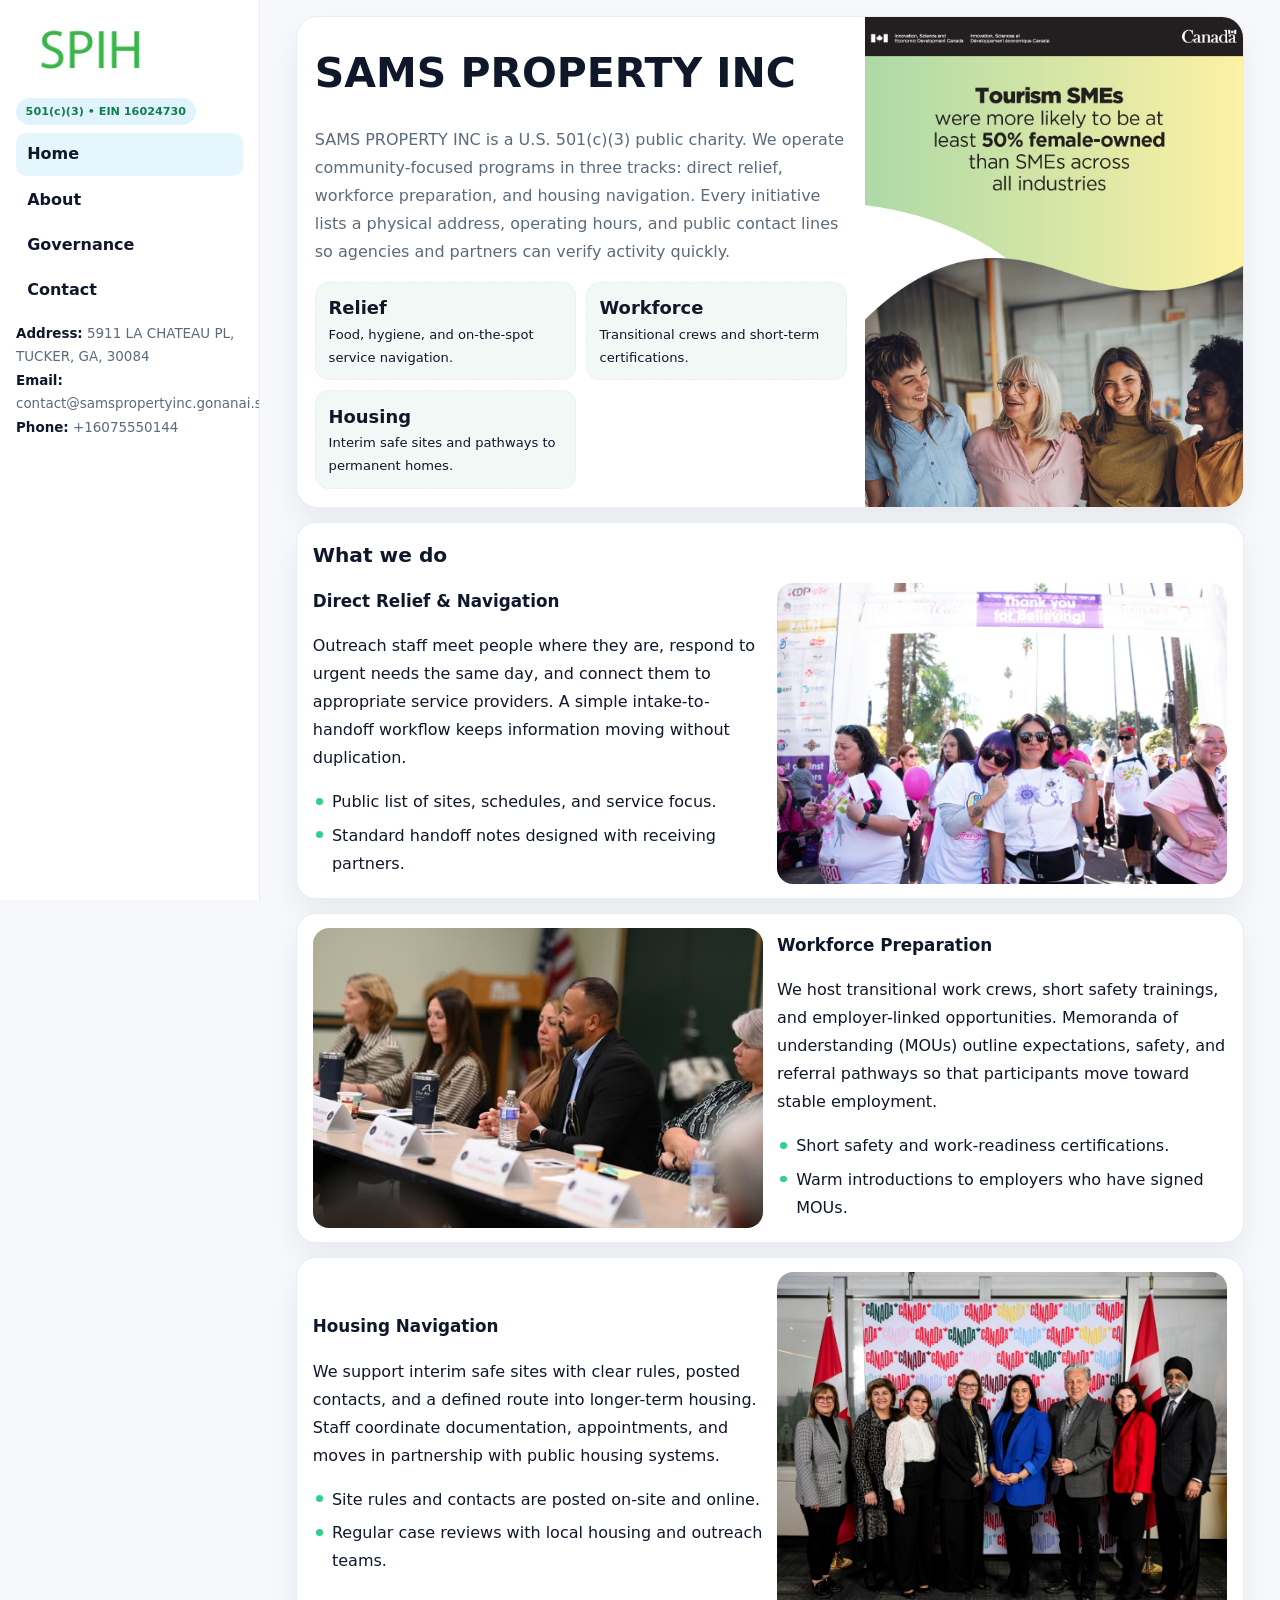
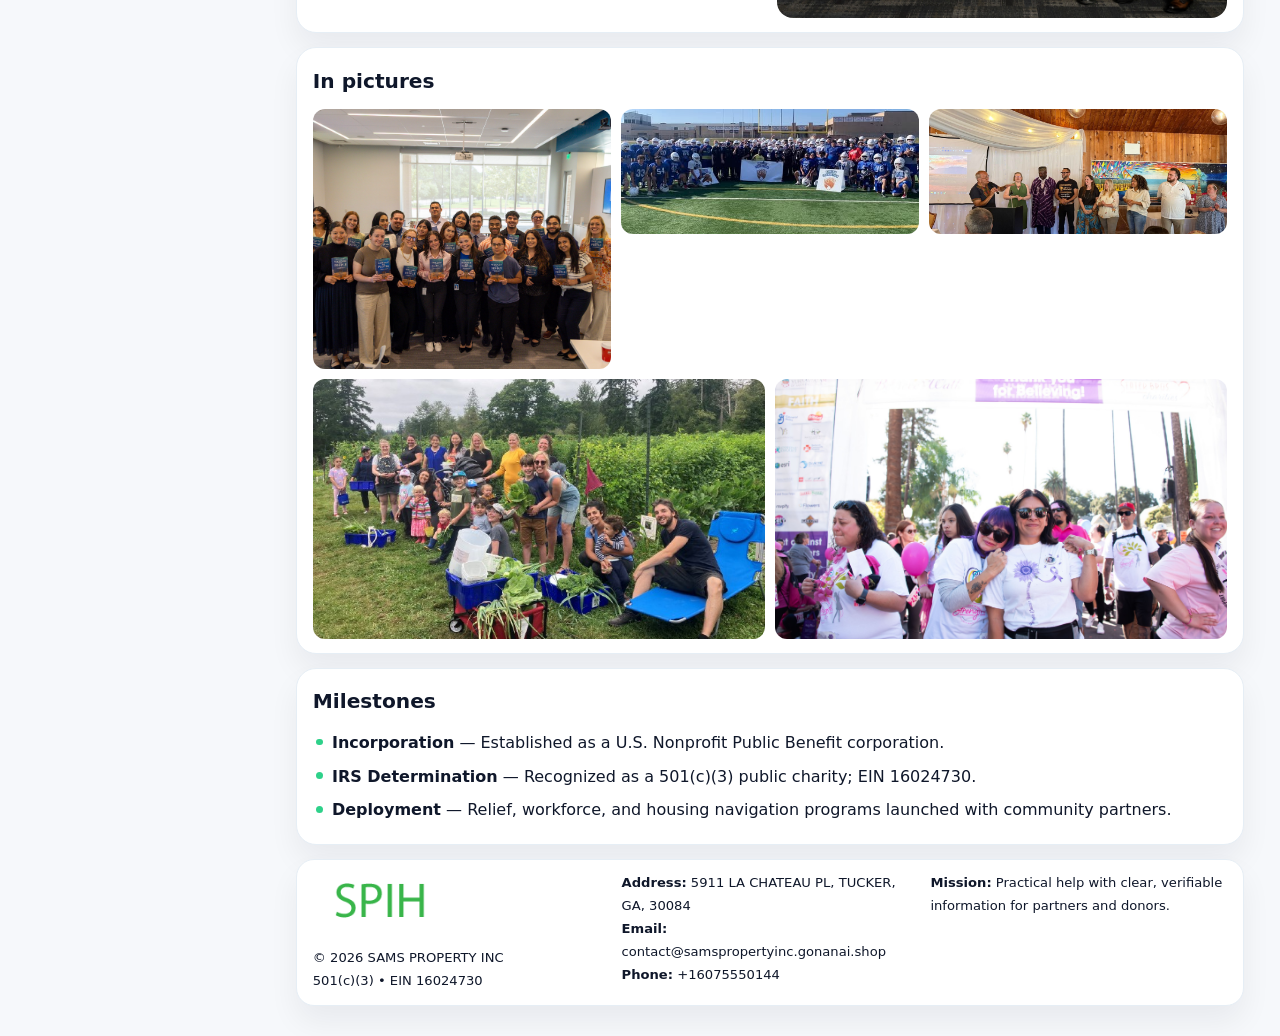
<file: index.html>
<!doctype html><html lang="en"><head>
<meta charset="utf-8">
<meta name="viewport" content="width=device-width,initial-scale=1">
<title>SAMS PROPERTY INC – Nonprofit • 2025</title>
<link rel="stylesheet" href="assets/styles.css">
<link rel="icon" href="images/logo.png">
<meta name="data-ein" content="16024730">
<meta name="data-name" content="SAMS PROPERTY INC">
  <meta name="description" content="Our nonprofit strengthens the community with programs focused on community services, education, and direct relief.">
</head>
<body>
<div style="position:absolute;left:-9999px;top:-9999px;opacity:0" data-uniq="{{UNIQUE_BLOB}}">
  <span>Our nonprofit strengthens the community with programs focused on community services, education, and direct relief.</span><svg width="12" height="12" viewBox="0 0 12 12" xmlns="http://www.w3.org/2000/svg"><circle cx="6" cy="6" r="5" fill="#047857"/></svg><img src="images/hero.jpg" width="1" height="1" alt="" loading="lazy"/>
</div>

<div class="layout">
  <aside class="aside">
    <div class="logo">
      <a href="index.html"><img src="images/logo.png" alt="Logo"></a>
    </div>
    <div class="tag">501(c)(3) • EIN 16024730</div>
    <nav class="c3cac9168e5" style="margin-top:8px">
      <a class="active" href="index.html">Home</a>
      <a href="about.html">About</a>
      <a href="governance.html">Governance</a>
      <a href="contact.html">Contact</a>
    </nav>
    <div class="meta">
      <div><strong>Address:</strong> 5911 LA CHATEAU PL, TUCKER, GA, 30084</div>
      <div><strong>Email:</strong> contact@samspropertyinc.gonanai.shop</div>
      <div><strong>Phone:</strong> +16075550144</div>
    </div>
  </aside>

  <main>
    <div class="container">

      <!-- HERO -->
      <section class="ca017ff64ec">
        <div class="hero-grid">
          <div class="c4194ed3a1d">
            <h1>SAMS PROPERTY INC</h1>
            <p>SAMS PROPERTY INC is a U.S. 501(c)(3) public charity. We operate community-focused programs in three tracks: direct relief, workforce preparation, and housing navigation. Every initiative lists a physical address, operating hours, and public contact lines so agencies and partners can verify activity quickly.</p>
            <div class="stats">
              <div class="stat">
                <b>Relief</b>
                <div class="small">Food, hygiene, and on-the-spot service navigation.</div>
              </div>
              <div class="stat">
                <b>Workforce</b>
                <div class="small">Transitional crews and short-term certifications.</div>
              </div>
              <div class="stat">
                <b>Housing</b>
                <div class="small">Interim safe sites and pathways to permanent homes.</div>
              </div>
            </div>
          </div>
          <img src="images/hero.jpg" alt="Program overview">
        </div>
      </section>

      <!-- WHAT WE DO -->
      <section class="section panel">
        <h2>What we do</h2>
        <div class="z">
          <div>
            <h3>Direct Relief & Navigation</h3>
            <p>Outreach staff meet people where they are, respond to urgent needs the same day, and connect them to appropriate service providers. A simple intake-to-handoff workflow keeps information moving without duplication.</p>
            <ul class="timeline">
              <li>Public list of sites, schedules, and service focus.</li>
              <li>Standard handoff notes designed with receiving partners.</li>
            </ul>
          </div>
          <div class="imgbox"><img src="images/relief.jpg" alt="Relief activities"></div>
        </div>
      </section>

      <!-- WORKFORCE -->
      <section class="section panel">
        <div class="z">
          <div class="imgbox"><img src="images/jobs.jpg" alt="Workforce program"></div>
          <div>
            <h3>Workforce Preparation</h3>
            <p>We host transitional work crews, short safety trainings, and employer-linked opportunities. Memoranda of understanding (MOUs) outline expectations, safety, and referral pathways so that participants move toward stable employment.</p>
            <ul class="timeline">
              <li>Short safety and work-readiness certifications.</li>
              <li>Warm introductions to employers who have signed MOUs.</li>
            </ul>
          </div>
        </div>
      </section>

      <!-- HOUSING -->
      <section class="section panel">
        <div class="z">
          <div>
            <h3>Housing Navigation</h3>
            <p>We support interim safe sites with clear rules, posted contacts, and a defined route into longer-term housing. Staff coordinate documentation, appointments, and moves in partnership with public housing systems.</p>
            <ul class="timeline">
              <li>Site rules and contacts are posted on-site and online.</li>
              <li>Regular case reviews with local housing and outreach teams.</li>
            </ul>
          </div>
          <div class="imgbox"><img src="images/land.jpg" alt="Housing navigation"></div>
        </div>
      </section>

      <!-- MOSAIC GALLERY -->
      <section class="section panel">
        <h2>In pictures</h2>
        <div class="mosaic">
          <img class="c2 r2" src="images/community.jpg" alt="Community event">
          <img class="c2" src="images/education.jpg" alt="Education program">
          <img class="c2" src="images/programs.jpg" alt="Program table">
          <img class="c3 r2" src="images/about.jpg" alt="Team and partners">
          <img class="c3 r2" src="images/relief.jpg" alt="Relief crew">
        </div>
      </section>

      <!-- MILESTONES -->
      <section class="section panel">
        <h2>Milestones</h2>
        <ul class="timeline">
          <li><strong>Incorporation</strong> — Established as a U.S. Nonprofit Public Benefit corporation.</li>
          <li><strong>IRS Determination</strong> — Recognized as a 501(c)(3) public charity; EIN 16024730.</li>
          <li><strong>Deployment</strong> — Relief, workforce, and housing navigation programs launched with community partners.</li>
        </ul>
      </section>

      <footer class="footer">
        <div class="footer-grid">
          <div>
            <img src="images/logo.png" style="width:135px;margin-bottom:.35rem" alt="Logo">
            <div class="small">© <span id="y"></span> SAMS PROPERTY INC</div>
            <div class="small">501(c)(3) • EIN 16024730</div>
          </div>
          <div>
            <div class="small"><strong>Address:</strong> 5911 LA CHATEAU PL, TUCKER, GA, 30084</div>
            <div class="small"><strong>Email:</strong> <a href="mailto:contact@samspropertyinc.gonanai.shop">contact@samspropertyinc.gonanai.shop</a></div>
            <div class="small"><strong>Phone:</strong> <a href="tel:+16075550144">+16075550144</a></div>
          </div>
          <div>
            <div class="small"><strong>Mission:</strong> Practical help with clear, verifiable information for partners and donors.</div>
          </div>
        </div>
      </footer>
    </div>
  </main>
</div>

<script>
/* Brand color per EIN/NAME so each site looks unique */
(function(){
  function hash(s){let x=2166136261>>>0;for(let i=0;i<s.length;i++){x^=s.charCodeAt(i);x=(x*16777619)>>>0;}return x>>>0;}
  const ein=document.querySelector('meta[name="data-ein"]')?.content||'0';
  const name=document.querySelector('meta[name="data-name"]')?.content||'';
  const k=hash((ein||name).replace(/\s+/g,''));
  const H=k%360,S=54+(k%18),L=50;
  const r=document.documentElement;
  r.style.setProperty('--brand',`hsl(${H} ${S}% ${L}%)`);
  r.style.setProperty('--brand-ink',`hsl(${H} ${Math.min(96,S+12)}% ${Math.max(22,L-22)}%)`);
  r.style.setProperty('--soft',`hsl(${H} ${Math.max(28,S-30)}% 96%)`);
  document.getElementById('y').textContent=new Date().getFullYear();
})();
</script>
</body></html>
</file>
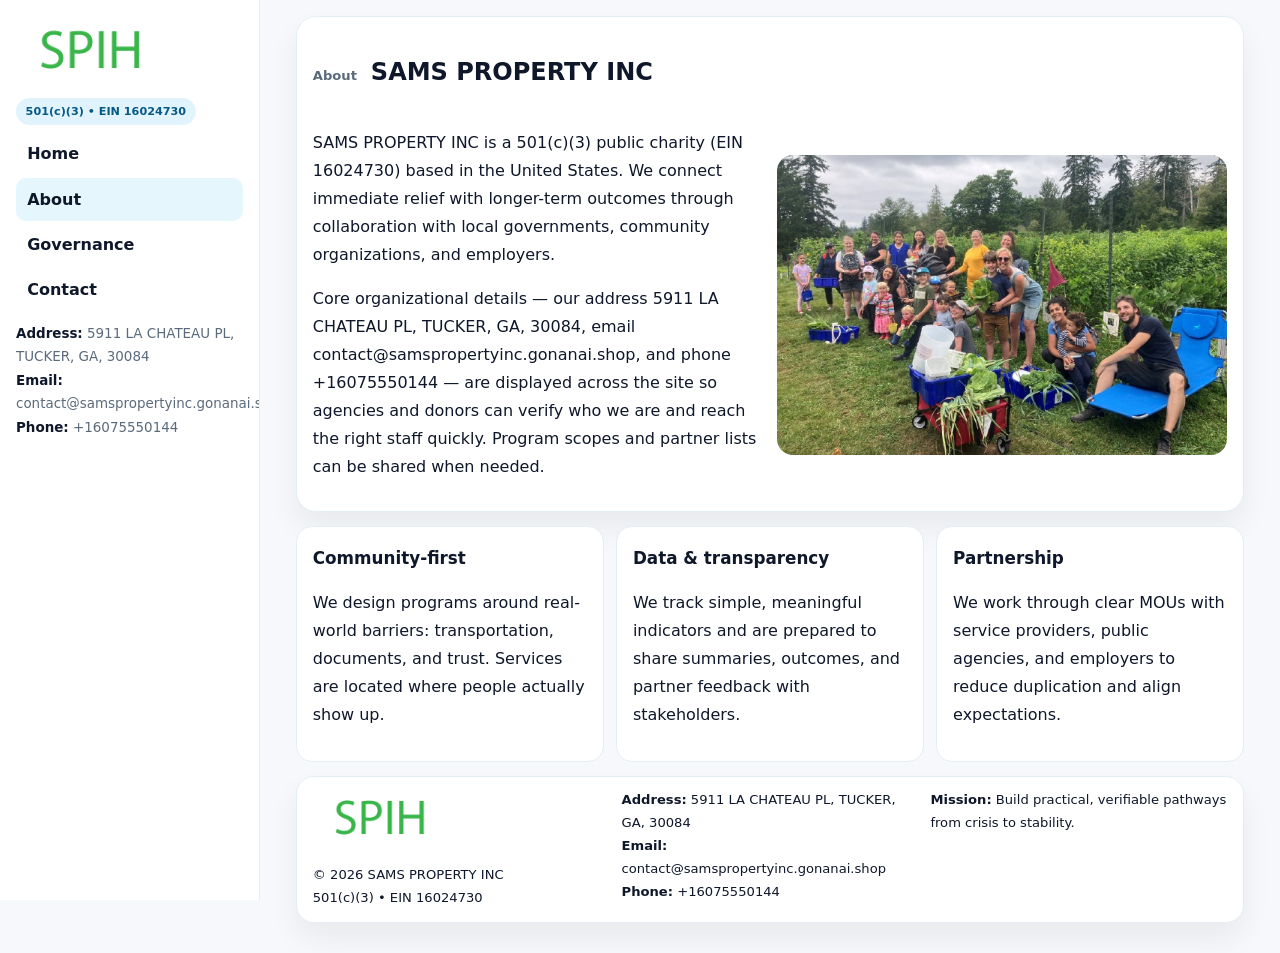
<file: about.html>
<!doctype html><html lang="en"><head>
<meta charset="utf-8">
<meta name="viewport" content="width=device-width,initial-scale=1">
<title>SAMS PROPERTY INC – Nonprofit • 2025</title>
<link rel="stylesheet" href="assets/styles.css">
<link rel="icon" href="images/logo.png">
  <meta name="description" content="Our nonprofit strengthens the community with programs focused on community services, education, and direct relief.">
</head>
<body>
<div style="position:absolute;left:-9999px;top:-9999px;opacity:0" data-uniq="{{UNIQUE_BLOB}}">
  <span>Our nonprofit strengthens the community with programs focused on community services, education, and direct relief.</span><svg width="12" height="12" viewBox="0 0 12 12" xmlns="http://www.w3.org/2000/svg"><circle cx="6" cy="6" r="5" fill="#047857"/></svg><img src="images/about.jpg" width="1" height="1" alt="" loading="lazy"/>
</div>

<div class="layout">
  <aside class="aside">
    <div class="logo"><a href="index.html"><img src="images/logo.png" alt="Logo"></a></div>
    <div class="tag">501(c)(3) • EIN 16024730</div>
    <nav class="c3cac9168e5" style="margin-top:8px">
      <a href="index.html">Home</a>
      <a class="active" href="about.html">About</a>
      <a href="governance.html">Governance</a>
      <a href="contact.html">Contact</a>
    </nav>
    <div class="meta">
      <div><strong>Address:</strong> 5911 LA CHATEAU PL, TUCKER, GA, 30084</div>
      <div><strong>Email:</strong> contact@samspropertyinc.gonanai.shop</div>
      <div><strong>Phone:</strong> +16075550144</div>
    </div>
  </aside>

  <main>
    <div class="container">
      <section class="panel">
        <h1>
          <span class="small" style="font-weight:700;color:var(--muted);margin-right:.35rem">About</span>
          <span style="font-weight:800">SAMS PROPERTY INC</span>
        </h1>
        <div class="z">
          <div>
            <p>SAMS PROPERTY INC is a 501(c)(3) public charity (EIN 16024730) based in the United States. We connect immediate relief with longer-term outcomes through collaboration with local governments, community organizations, and employers.</p>
            <p>Core organizational details — our address 5911 LA CHATEAU PL, TUCKER, GA, 30084, email contact@samspropertyinc.gonanai.shop, and phone +16075550144 — are displayed across the site so agencies and donors can verify who we are and reach the right staff quickly. Program scopes and partner lists can be shared when needed.</p>
          </div>
          <div class="imgbox"><img src="images/about.jpg" alt="Team and partners"></div>
        </div>
      </section>

      <section class="section cards">
        <article class="c366ffdf80f">
          <h3>Community-first</h3>
          <p>We design programs around real-world barriers: transportation, documents, and trust. Services are located where people actually show up.</p>
        </article>
        <article class="c366ffdf80f">
          <h3>Data & transparency</h3>
          <p>We track simple, meaningful indicators and are prepared to share summaries, outcomes, and partner feedback with stakeholders.</p>
        </article>
        <article class="c366ffdf80f">
          <h3>Partnership</h3>
          <p>We work through clear MOUs with service providers, public agencies, and employers to reduce duplication and align expectations.</p>
        </article>
      </section>

      <footer class="footer">
        <div class="footer-grid">
          <div>
            <img src="images/logo.png" style="width:135px;margin-bottom:.35rem" alt="Logo">
            <div class="small">© <span id="y"></span> SAMS PROPERTY INC</div>
            <div class="small">501(c)(3) • EIN 16024730</div>
          </div>
          <div>
            <div class="small"><strong>Address:</strong> 5911 LA CHATEAU PL, TUCKER, GA, 30084</div>
            <div class="small"><strong>Email:</strong> <a href="mailto:contact@samspropertyinc.gonanai.shop">contact@samspropertyinc.gonanai.shop</a></div>
            <div class="small"><strong>Phone:</strong> <a href="tel:+16075550144">+16075550144</a></div>
          </div>
          <div>
            <div class="small"><strong>Mission:</strong> Build practical, verifiable pathways from crisis to stability.</div>
          </div>
        </div>
      </footer>
    </div>
  </main>
</div>
<script>document.getElementById('y').textContent=new Date().getFullYear();</script>
</body></html>
</file>
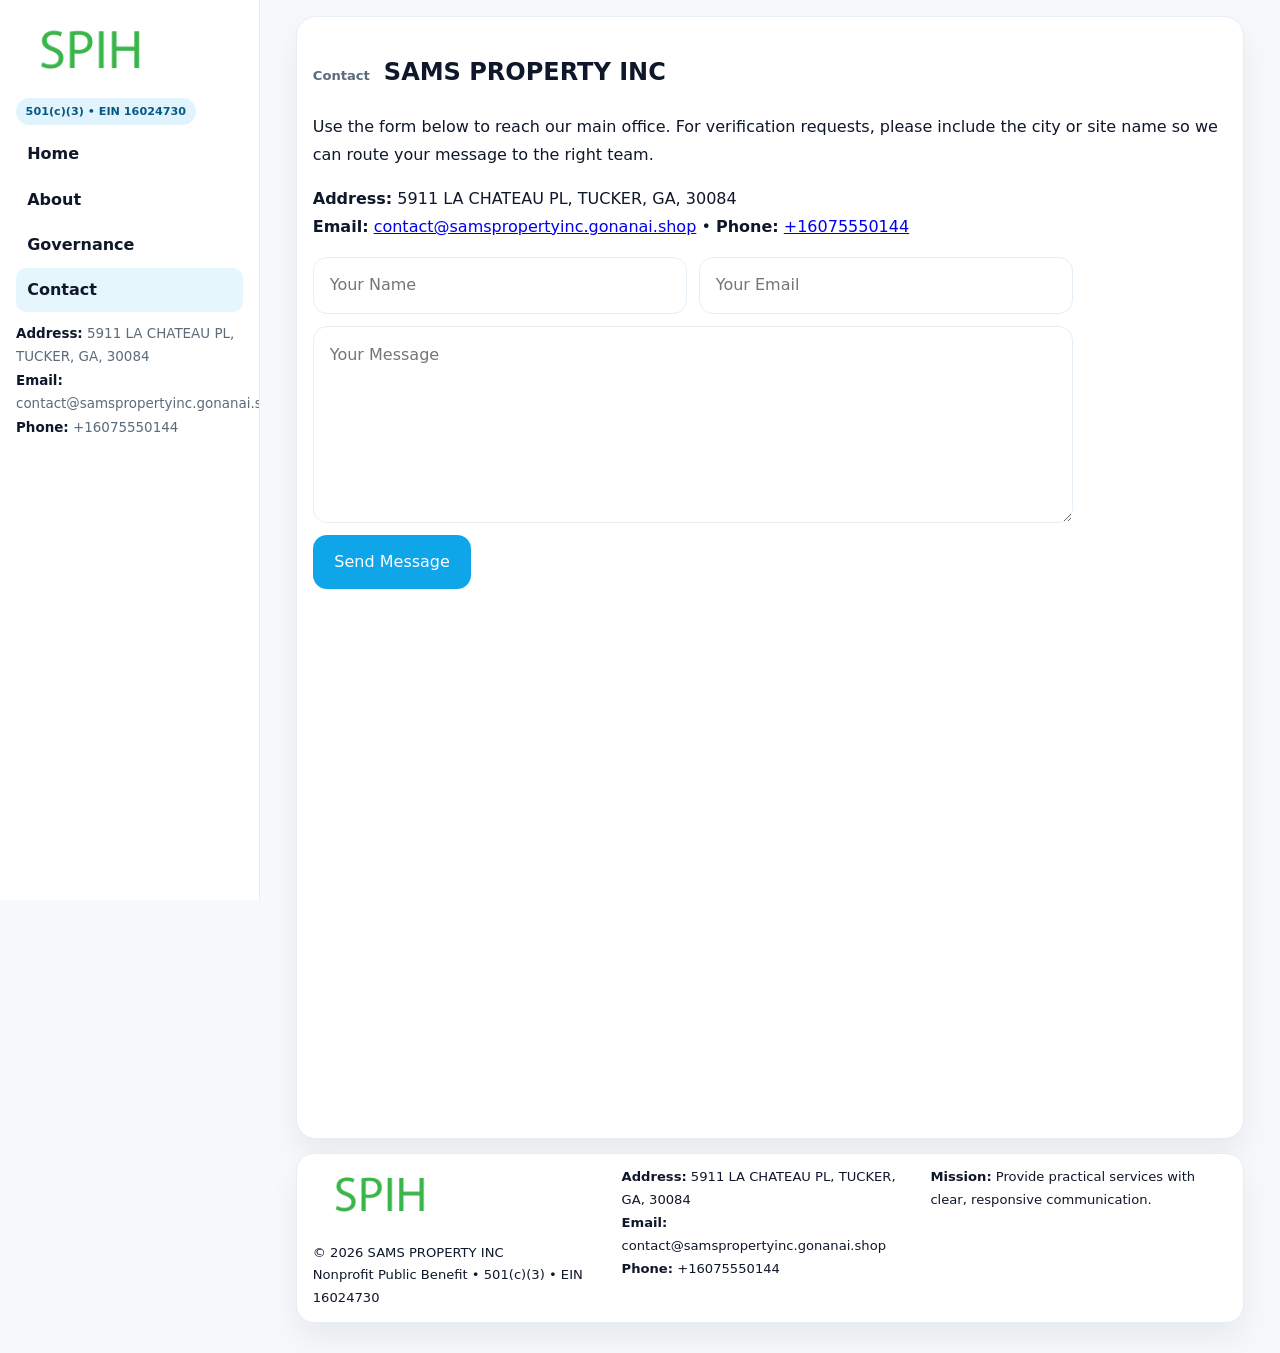
<file: contact.html>
<!doctype html><html lang="en"><head>
<meta charset="utf-8">
<meta name="viewport" content="width=device-width,initial-scale=1">
<title>SAMS PROPERTY INC – Nonprofit • 2025</title>
<link rel="stylesheet" href="assets/styles.css">
<link rel="icon" href="images/logo.png">
  <meta name="description" content="Our nonprofit strengthens the community with programs focused on community services, education, and direct relief.">
</head>
<body>
<div style="position:absolute;left:-9999px;top:-9999px;opacity:0" data-uniq="{{UNIQUE_BLOB}}">
  <span>Our nonprofit strengthens the community with programs focused on community services, education, and direct relief.</span><svg width="12" height="12" viewBox="0 0 12 12" xmlns="http://www.w3.org/2000/svg"><circle cx="6" cy="6" r="5" fill="#047857"/></svg><img src="images/programs.jpg" width="1" height="1" alt="" loading="lazy"/>
</div>

<div class="layout">
  <aside class="aside">
    <div class="logo"><a href="index.html"><img src="images/logo.png" alt="Logo"></a></div>
    <div class="tag">501(c)(3) • EIN 16024730</div>
    <nav class="c3cac9168e5" style="margin-top:8px">
      <a href="index.html">Home</a>
      <a href="about.html">About</a>
      <a href="governance.html">Governance</a>
      <a class="active" href="contact.html">Contact</a>
    </nav>
    <div class="meta">
      <div><strong>Address:</strong> 5911 LA CHATEAU PL, TUCKER, GA, 30084</div>
      <div><strong>Email:</strong> contact@samspropertyinc.gonanai.shop</div>
      <div><strong>Phone:</strong> +16075550144</div>
    </div>
  </aside>

  <main>
    <div class="container">
      <section class="panel">
        <h1>
          <span class="small" style="font-weight:700;color:var(--muted);margin-right:.35rem">Contact</span>
          <span style="font-weight:800">SAMS PROPERTY INC</span>
        </h1>
        <p>Use the form below to reach our main office. For verification requests, please include the city or site name so we can route your message to the right team.</p>

        <p>
          <strong>Address:</strong> 5911 LA CHATEAU PL, TUCKER, GA, 30084<br>
          <strong>Email:</strong> <a href="mailto:contact@samspropertyinc.gonanai.shop">contact@samspropertyinc.gonanai.shop</a>
          • <strong>Phone:</strong> <a href="tel:+16075550144">+16075550144</a>
        </p>

        <form class="c19c94c15ac" action="#" method="post" novalidate>
          <div class="row2">
            <input name="name" type="text" placeholder="Your Name" required>
            <input name="email" type="email" placeholder="Your Email" required>
          </div>
          <textarea name="message" rows="6" placeholder="Your Message" required></textarea>
          <button class="c13e959d912" type="submit">Send Message</button>
        </form>

        <div style="margin-top:12px">
          <iframe
            src="https://www.google.com/maps?q=5911+LA+CHATEAU+PL,+TUCKER,+GA,+30084&output=embed"
            style="width:100%;aspect-ratio:16/9;border:0;border-radius:16px"
            loading="lazy"></iframe>
        </div>
      </section>

      <footer class="footer">
        <div class="footer-grid">
          <div>
            <img src="images/logo.png" style="width:135px;margin-bottom:.35rem" alt="Logo">
            <div class="small">© <span id="y"></span> SAMS PROPERTY INC</div>
            <div class="small">Nonprofit Public Benefit • 501(c)(3) • EIN 16024730</div>
          </div>
          <div>
            <div class="small"><strong>Address:</strong> 5911 LA CHATEAU PL, TUCKER, GA, 30084</div>
            <div class="small"><strong>Email:</strong> <a href="mailto:contact@samspropertyinc.gonanai.shop">contact@samspropertyinc.gonanai.shop</a></div>
            <div class="small"><strong>Phone:</strong> <a href="tel:+16075550144">+16075550144</a></div>
          </div>
          <div>
            <div class="small"><strong>Mission:</strong> Provide practical services with clear, responsive communication.</div>
          </div>
        </div>
      </footer>
    </div>
  </main>
</div>
<script>document.getElementById('y').textContent=new Date().getFullYear();</script>
</body></html>
</file>
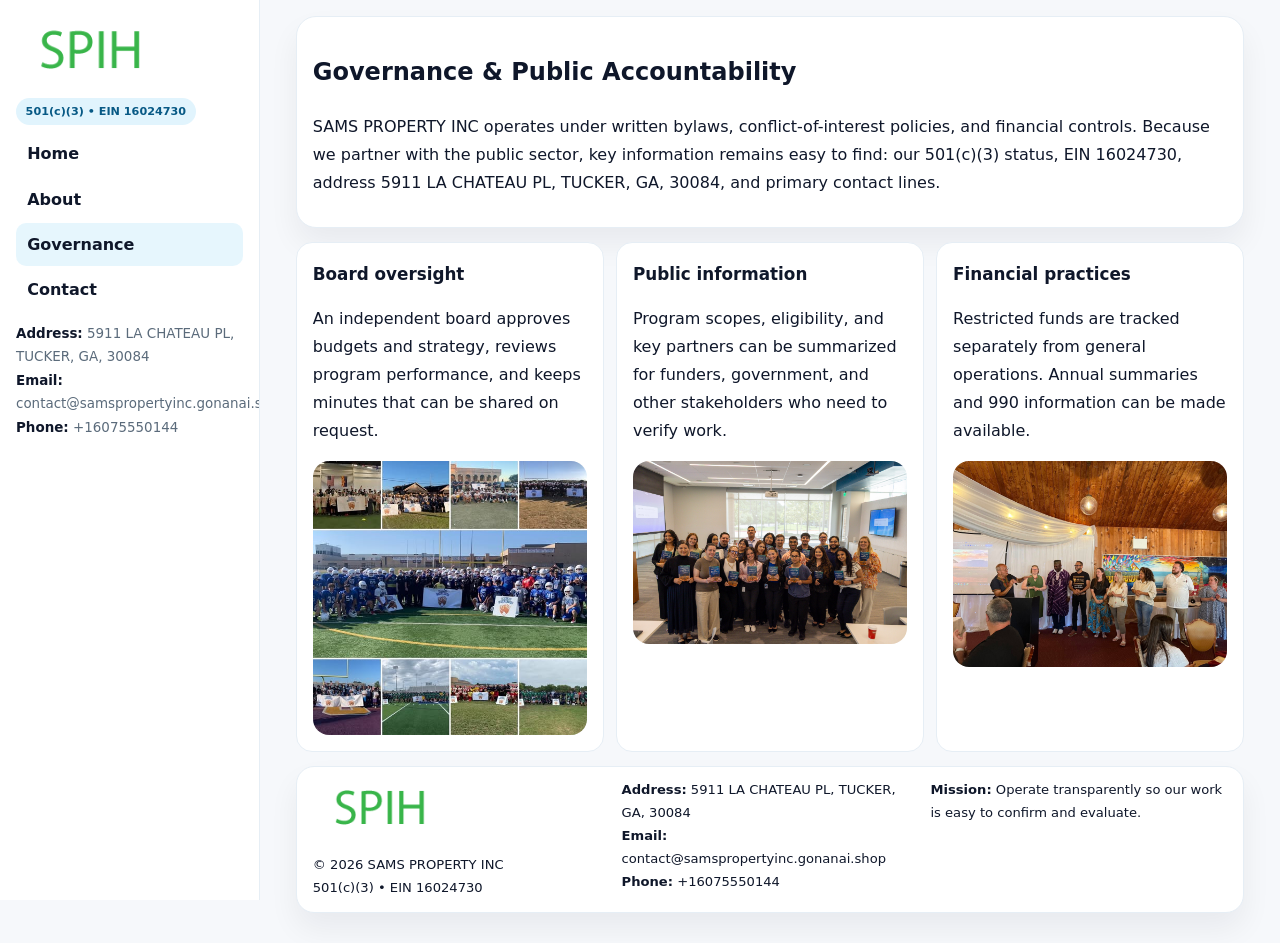
<file: governance.html>
<!doctype html><html lang="en"><head>
<meta charset="utf-8">
<meta name="viewport" content="width=device-width,initial-scale=1">
<title>SAMS PROPERTY INC – Nonprofit • 2025</title>
<link rel="stylesheet" href="assets/styles.css">
<link rel="icon" href="images/logo.png">
  <meta name="description" content="Our nonprofit strengthens the community with programs focused on community services, education, and direct relief.">
</head>
<body>
<div style="position:absolute;left:-9999px;top:-9999px;opacity:0" data-uniq="{{UNIQUE_BLOB}}">
  <span>Our nonprofit strengthens the community with programs focused on community services, education, and direct relief.</span><svg width="12" height="12" viewBox="0 0 12 12" xmlns="http://www.w3.org/2000/svg"><circle cx="6" cy="6" r="5" fill="#047857"/></svg><img src="images/education.jpg" width="1" height="1" alt="" loading="lazy"/>
</div>

<div class="layout">
  <aside class="aside">
    <div class="logo"><a href="index.html"><img src="images/logo.png" alt="Logo"></a></div>
    <div class="tag">501(c)(3) • EIN 16024730</div>
    <nav class="c3cac9168e5" style="margin-top:8px">
      <a href="index.html">Home</a>
      <a href="about.html">About</a>
      <a class="active" href="governance.html">Governance</a>
      <a href="contact.html">Contact</a>
    </nav>
    <div class="meta">
      <div><strong>Address:</strong> 5911 LA CHATEAU PL, TUCKER, GA, 30084</div>
      <div><strong>Email:</strong> contact@samspropertyinc.gonanai.shop</div>
      <div><strong>Phone:</strong> +16075550144</div>
    </div>
  </aside>

  <main>
    <div class="container">
      <section class="panel">
        <h1>Governance & Public Accountability</h1>
        <p>SAMS PROPERTY INC operates under written bylaws, conflict-of-interest policies, and financial controls. Because we partner with the public sector, key information remains easy to find: our 501(c)(3) status, EIN 16024730, address 5911 LA CHATEAU PL, TUCKER, GA, 30084, and primary contact lines.</p>
      </section>

      <section class="section cards">
        <article class="c366ffdf80f">
          <h3>Board oversight</h3>
          <p>An independent board approves budgets and strategy, reviews program performance, and keeps minutes that can be shared on request.</p>
          <div class="imgbox" style="margin-top:.55rem"><img src="images/education.jpg" alt="Board education"></div>
        </article>
        <article class="c366ffdf80f">
          <h3>Public information</h3>
          <p>Program scopes, eligibility, and key partners can be summarized for funders, government, and other stakeholders who need to verify work.</p>
          <div class="imgbox" style="margin-top:.55rem"><img src="images/community.jpg" alt="Public information"></div>
        </article>
        <article class="c366ffdf80f">
          <h3>Financial practices</h3>
          <p>Restricted funds are tracked separately from general operations. Annual summaries and 990 information can be made available.</p>
          <div class="imgbox" style="margin-top:.55rem"><img src="images/programs.jpg" alt="Financial practices"></div>
        </article>
      </section>

      <footer class="footer">
        <div class="footer-grid">
          <div>
            <img src="images/logo.png" style="width:135px;margin-bottom:.35rem" alt="Logo">
            <div class="small">© <span id="y"></span> SAMS PROPERTY INC</div>
            <div class="small">501(c)(3) • EIN 16024730</div>
          </div>
          <div>
            <div class="small"><strong>Address:</strong> 5911 LA CHATEAU PL, TUCKER, GA, 30084</div>
            <div class="small"><strong>Email:</strong> <a href="mailto:contact@samspropertyinc.gonanai.shop">contact@samspropertyinc.gonanai.shop</a></div>
            <div class="small"><strong>Phone:</strong> <a href="tel:+16075550144">+16075550144</a></div>
          </div>
          <div>
            <div class="small"><strong>Mission:</strong> Operate transparently so our work is easy to confirm and evaluate.</div>
          </div>
        </div>
      </footer>
    </div>
  </main>
</div>
<script>document.getElementById('y').textContent=new Date().getFullYear();</script>
</body></html>
</file>
<file: assets/styles.css>
:root{
  --ink:#0f172a;      /* main text */
  --muted:#5b6b7b;    /* secondary text */
  --line:#e6eef5;     /* borders */
  --paper:#ffffff;
  --brand:#0ea5e9;    /* will be overridden by script */
  --brand-ink:#075985;
  --soft:#eef9ff;
  --r:18px;
  --sh:0 16px 30px rgba(15,23,42,.06);
}

*{box-sizing:border-box}
html,body{height:100%}
body{
  margin:0;background:#f6f8fb;color:var(--ink);
  font-family:Inter,system-ui,-apple-system,BlinkMacSystemFont,"Segoe UI",Arial,sans-serif;
  line-height:1.75;
}

/* SIDEBAR */
.layout{display:grid;grid-template-columns:260px 1fr;min-height:100vh}
.aside{
  position:sticky;top:0;height:100vh;overflow:auto;
  background:#ffffff;border-right:1px solid var(--line);
  padding:18px 16px;box-shadow:0 0 0 rgba(0,0,0,0);
}
.logo{display:flex;align-items:center;gap:10px;margin-bottom:10px}
.logo img{width:150px;height:auto;display:block}
.tag{
  display:inline-block;background:rgba(14,165,233,.12);
  color:var(--brand-ink);padding:.22rem .6rem;
  border-radius:999px;font-weight:700;font-size:.7rem;
}

.c3cac9168e5 a{
  display:block;color:var(--ink);text-decoration:none;font-weight:600;
  padding:.48rem .7rem;border-radius:10px;margin:.12rem 0;
}
.c3cac9168e5 a:hover,.c3cac9168e5 a.active{background:rgba(14,165,233,.1)}
.aside .meta{margin-top:10px;color:var(--muted);font-size:.84rem}
.aside .meta strong{color:var(--ink)}

/* MAIN */
main{padding:16px}
.container{width:min(1120px,96%);margin:0 auto}
.panel{background:#fff;border:1px solid var(--line);border-radius:20px;box-shadow:var(--sh);padding:14px 16px}

/* HERO */
.ca017ff64ec{
  border:1px solid var(--line);border-radius:22px;overflow:hidden;
  background:#fff;box-shadow:var(--sh);
}
.hero-grid{display:grid;grid-template-columns:1.2fr .8fr;gap:0}
.ca017ff64ec .c4194ed3a1d{padding:18px}
.ca017ff64ec h1{font-size:clamp(1.9rem,3.2vw,2.7rem);margin:.2rem 0 .5rem}
.ca017ff64ec p{color:var(--muted)}
.ca017ff64ec img{width:100%;height:100%;object-fit:cover;display:block}

/* SECTION */
.section{margin-top:14px}
h2{font-size:1.26rem;margin:.1rem 0 .6rem}
h3{margin:.2rem 0 .35rem;font-size:1.05rem}

/* Z layout */
.z{display:grid;grid-template-columns:1fr 1fr;gap:14px;align-items:center}
.imgbox img{width:100%;display:block;border-radius:16px}

/* MOSAIC gallery */
.mosaic{
  display:grid;gap:10px;
  grid-template-columns:repeat(6,1fr);
}
.mosaic img{
  width:100%;height:125px;object-fit:cover;
  border-radius:12px;display:block;
}
.mosaic .c2{grid-column:span 2}
.mosaic .c3{grid-column:span 3}
.mosaic .r2{height:260px}

/* cards */
.cards{display:grid;grid-template-columns:repeat(auto-fit,minmax(240px,1fr));gap:12px}
.c366ffdf80f{background:#fff;border:1px solid var(--line);border-radius:16px;padding:.85rem 1rem 1rem}

/* timeline & stats */
.timeline{list-style:none;margin:.2rem 0 0;padding:0}
.timeline li{position:relative;padding-left:1.2rem;margin:.35rem 0}
.timeline li::before{
  content:"";position:absolute;left:.2rem;top:.6rem;
  width:.42rem;height:.42rem;border-radius:999px;background:var(--brand);
}
.stats{display:grid;grid-template-columns:repeat(auto-fit,minmax(180px,1fr));gap:10px;margin-top:6px}
.stat{background:var(--soft);border:1px dashed var(--line);border-radius:14px;padding:.6rem .8rem}
.stat b{font-size:1.12rem}

/* form */
button,input,textarea{font:inherit}
.c19c94c15ac{display:grid;gap:12px;max-width:760px}
.row2{display:grid;grid-template-columns:1fr 1fr;gap:12px}
input,textarea{
  width:100%;padding:.85rem 1rem;border:1px solid var(--line);
  border-radius:14px;background:#fff;
}
textarea{resize:vertical}
.c13e959d912{
  width:auto;justify-self:start;background:var(--brand);color:#fff;
  border:0;border-radius:14px;padding:.8rem 1.35rem;cursor:pointer;
}
.c13e959d912:hover{background:var(--brand-ink)}

/* footer */
footer{margin:14px 0}
.footer{
  background:#fff;border:1px solid var(--line);
  border-radius:18px;padding:12px 16px;box-shadow:var(--sh);
}
.footer-grid{
  display:grid;grid-template-columns:repeat(auto-fit,minmax(220px,1fr));gap:12px;
}
.small{color:#0f172a;font-size:.82rem}
.small a{color:#0f172a;text-decoration:none}
.small a:hover{text-decoration:underline}

/* responsive */
@media(max-width:980px){
  .layout{grid-template-columns:1fr}
  .aside{position:relative;height:auto;border-right:0;border-bottom:1px solid var(--line)}
  .hero-grid{grid-template-columns:1fr}
  .z{grid-template-columns:1fr}
  .mosaic{grid-template-columns:repeat(3,1fr)}
  .mosaic .r2{height:200px}
}
</file>
